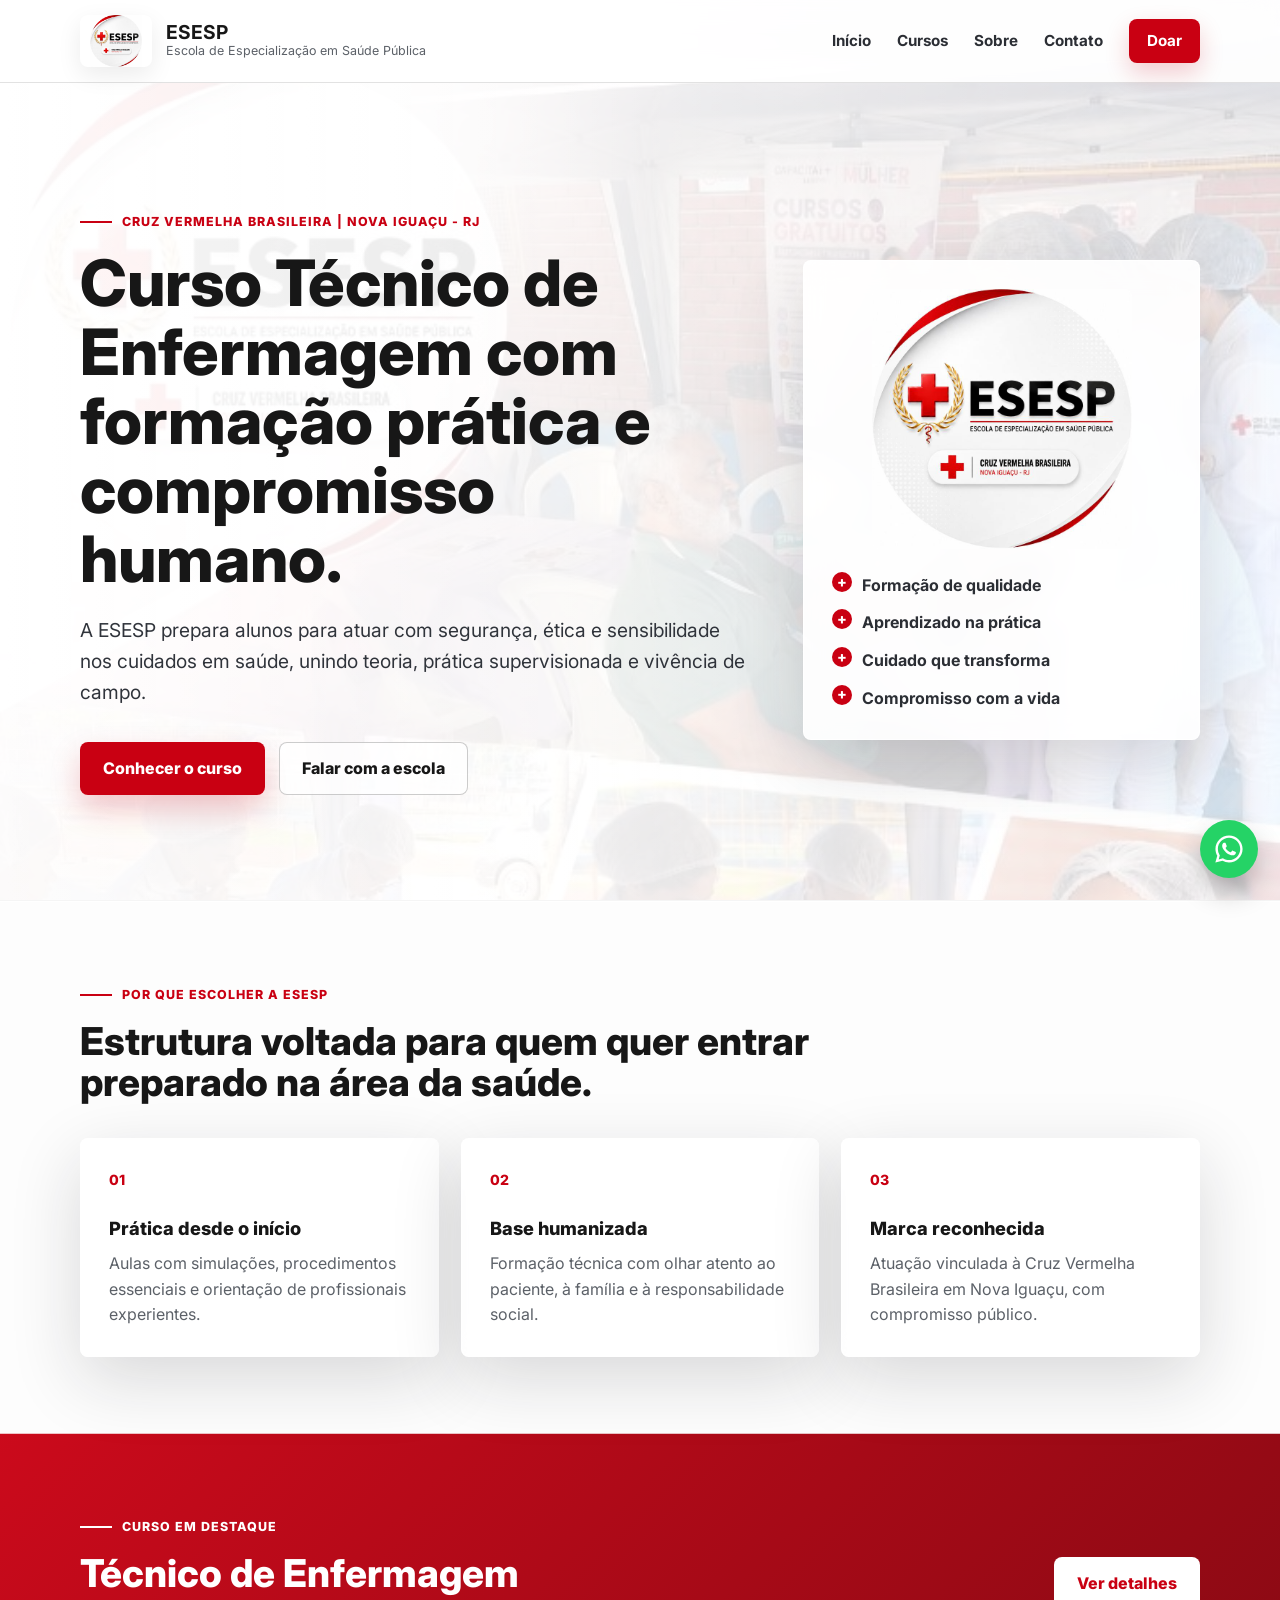
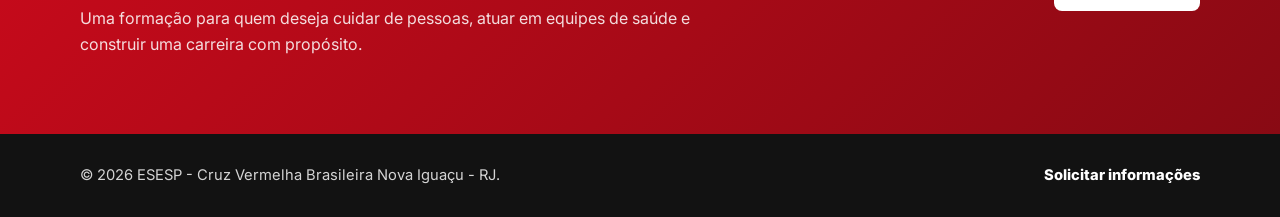
<file: index.html>
<!DOCTYPE html>
<html lang="pt-BR">
<head>
  <meta charset="UTF-8">
  <meta name="viewport" content="width=device-width, initial-scale=1.0">
  <title>ESESP | Curso Técnico de Enfermagem</title>
  <meta name="description" content="ESESP - Escola de Especialização em Saúde Pública da Cruz Vermelha Brasileira em Nova Iguaçu. Formação técnica em enfermagem com prática, acolhimento e compromisso com a vida.">
  <link rel="icon" type="image/jpeg" href="assets/logo-esesp.jpg">
  <link rel="stylesheet" href="Style.css">
</head>
<body>
  <header class="header">
    <div class="container header-inner">
      <a href="index.html" class="brand" aria-label="Página inicial da ESESP">
        <img src="assets/logo-esesp.jpg" alt="Logo ESESP">
        <span>
          <strong>ESESP</strong>
          <small>Escola de Especialização em Saúde Pública</small>
        </span>
      </a>
      <button class="nav-toggle" aria-label="Abrir menu" aria-expanded="false">☰</button>
      <nav class="nav" aria-label="Navegação principal">
        <a href="index.html">Início</a>
        <a href="Cursos.html">Cursos</a>
        <a href="Sobre.html">Sobre</a>
        <a href="Contato.html">Contato</a>
        <a href="Doacao.html" class="nav-cta">Doar</a>
      </nav>
    </div>
  </header>

  <main>
    <section class="hero hero-home">
      <div class="container hero-grid">
        <div class="hero-copy">
          <span class="eyebrow">Cruz Vermelha Brasileira | Nova Iguaçu - RJ</span>
          <h1>Curso Técnico de Enfermagem com formação prática e compromisso humano.</h1>
          <p class="lead">A ESESP prepara alunos para atuar com segurança, ética e sensibilidade nos cuidados em saúde, unindo teoria, prática supervisionada e vivência de campo.</p>
          <div class="actions">
            <a href="Cursos.html" class="btn btn-primary">Conhecer o curso</a>
            <a href="Contato.html" class="btn btn-secondary">Falar com a escola</a>
          </div>
        </div>
        <aside class="highlight-panel" aria-label="Destaques do curso">
          <img src="assets/logo-esesp.jpg" alt="Logo da ESESP" class="panel-logo">
          <ul class="check-list">
            <li>Formação de qualidade</li>
            <li>Aprendizado na prática</li>
            <li>Cuidado que transforma</li>
            <li>Compromisso com a vida</li>
          </ul>
        </aside>
      </div>
    </section>

    <section class="section">
      <div class="container">
        <div class="section-heading">
          <span class="eyebrow">Por que escolher a ESESP</span>
          <h2>Estrutura voltada para quem quer entrar preparado na área da saúde.</h2>
        </div>
        <div class="feature-grid">
          <article class="feature-card">
            <span>01</span>
            <h3>Prática desde o início</h3>
            <p>Aulas com simulações, procedimentos essenciais e orientação de profissionais experientes.</p>
          </article>
          <article class="feature-card">
            <span>02</span>
            <h3>Base humanizada</h3>
            <p>Formação técnica com olhar atento ao paciente, à família e à responsabilidade social.</p>
          </article>
          <article class="feature-card">
            <span>03</span>
            <h3>Marca reconhecida</h3>
            <p>Atuação vinculada à Cruz Vermelha Brasileira em Nova Iguaçu, com compromisso público.</p>
          </article>
        </div>
      </div>
    </section>

    <section class="section section-red">
      <div class="container split">
        <div>
          <span class="eyebrow light">Curso em destaque</span>
          <h2>Técnico de Enfermagem</h2>
          <p>Uma formação para quem deseja cuidar de pessoas, atuar em equipes de saúde e construir uma carreira com propósito.</p>
        </div>
        <a href="Cursos.html" class="btn btn-light">Ver detalhes</a>
      </div>
    </section>
  </main>

  <footer class="footer">
    <div class="container footer-inner">
      <span>© 2026 ESESP - Cruz Vermelha Brasileira Nova Iguaçu - RJ.</span>
      <a href="Contato.html">Solicitar informações</a>
    </div>
  </footer>

  <a class="whatsapp-float" href="https://wa.me/5500000000000?text=Ol%C3%A1!%20Gostaria%20de%20saber%20mais%20sobre%20a%20ESESP." target="_blank" rel="noopener" aria-label="Falar pelo WhatsApp">
    <svg viewBox="0 0 32 32" aria-hidden="true">
      <path d="M16.03 3.2c-7.04 0-12.77 5.7-12.77 12.72 0 2.24.59 4.43 1.72 6.36L3.15 28.8l6.69-1.75a12.78 12.78 0 0 0 6.19 1.58c7.04 0 12.77-5.7 12.77-12.72S23.07 3.2 16.03 3.2Zm0 23.26c-1.9 0-3.75-.51-5.37-1.47l-.38-.23-3.97 1.04 1.06-3.87-.25-.4a10.48 10.48 0 0 1-1.6-5.61c0-5.82 4.72-10.55 10.52-10.55s10.52 4.73 10.52 10.55-4.72 10.54-10.52 10.54Zm5.77-7.89c-.32-.16-1.87-.92-2.16-1.03-.29-.1-.5-.16-.71.16-.21.32-.82 1.03-1 1.24-.18.21-.37.24-.69.08-.32-.16-1.34-.49-2.55-1.57-.94-.84-1.58-1.88-1.76-2.2-.18-.32-.02-.49.14-.65.14-.14.32-.37.48-.56.16-.18.21-.32.32-.53.1-.21.05-.4-.03-.56-.08-.16-.71-1.72-.98-2.36-.26-.62-.52-.53-.71-.54h-.61c-.21 0-.56.08-.85.4-.29.32-1.11 1.08-1.11 2.64 0 1.56 1.14 3.06 1.3 3.27.16.21 2.24 3.41 5.42 4.78.76.33 1.35.52 1.81.66.76.24 1.45.2 2 .12.61-.09 1.87-.76 2.14-1.5.26-.74.26-1.37.18-1.5-.08-.13-.29-.21-.61-.37Z"/>
    </svg>
  </a>
  <script src="Main.js"></script>
</body>
</html>
</file>
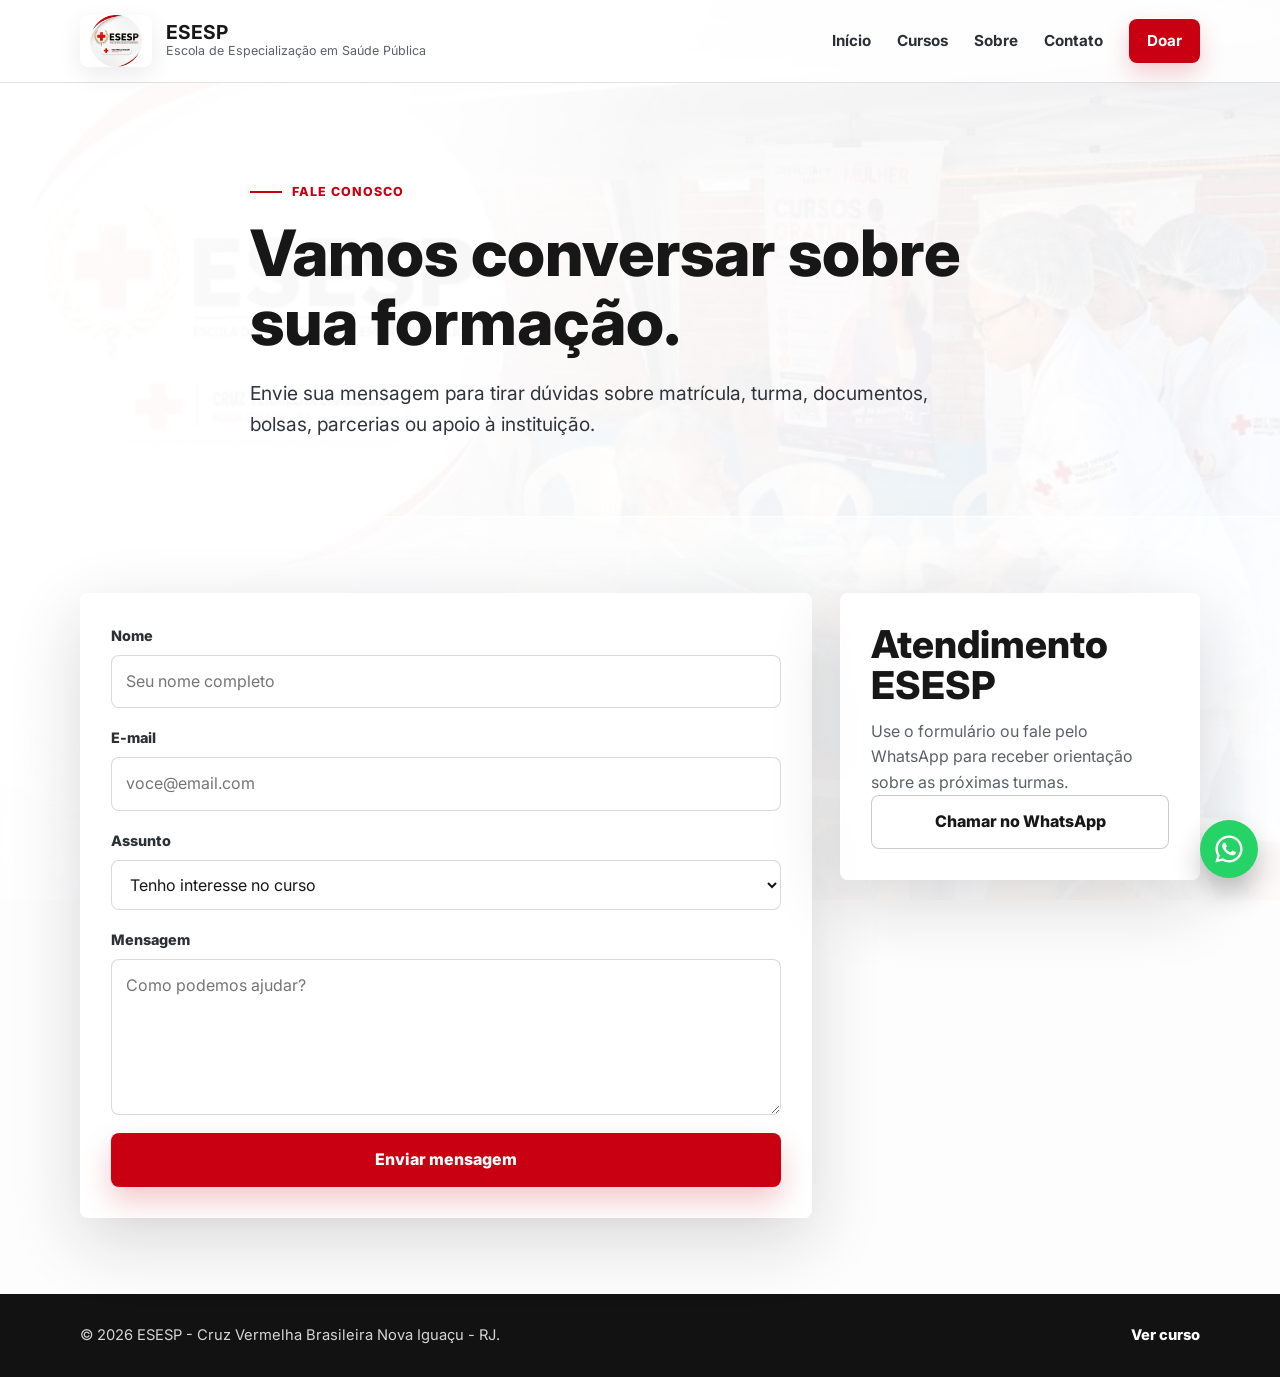
<file: Contato.html>
<!DOCTYPE html>
<html lang="pt-BR">
<head>
  <meta charset="UTF-8">
  <meta name="viewport" content="width=device-width, initial-scale=1.0">
  <title>Contato | ESESP</title>
  <meta name="description" content="Entre em contato com a ESESP para informações sobre matrícula, curso técnico de enfermagem, parcerias e doações.">
  <link rel="icon" type="image/jpeg" href="assets/logo-esesp.jpg">
  <link rel="stylesheet" href="Style.css">
</head>
<body>
  <header class="header">
    <div class="container header-inner">
      <a href="index.html" class="brand" aria-label="Página inicial da ESESP">
        <img src="assets/logo-esesp.jpg" alt="Logo ESESP">
        <span><strong>ESESP</strong><small>Escola de Especialização em Saúde Pública</small></span>
      </a>
      <button class="nav-toggle" aria-label="Abrir menu" aria-expanded="false">☰</button>
      <nav class="nav" aria-label="Navegação principal">
        <a href="index.html">Início</a>
        <a href="Cursos.html">Cursos</a>
        <a href="Sobre.html">Sobre</a>
        <a href="Contato.html">Contato</a>
        <a href="Doacao.html" class="nav-cta">Doar</a>
      </nav>
    </div>
  </header>

  <main>
    <section class="page-hero">
      <div class="container narrow">
        <span class="eyebrow">Fale conosco</span>
        <h1>Vamos conversar sobre sua formação.</h1>
        <p class="lead">Envie sua mensagem para tirar dúvidas sobre matrícula, turma, documentos, bolsas, parcerias ou apoio à instituição.</p>
      </div>
    </section>

    <section class="section">
      <div class="container contact-layout">
        <form class="form-panel" id="contact-form">
          <div class="field">
            <label for="nome">Nome</label>
            <input id="nome" name="nome" type="text" placeholder="Seu nome completo" required>
          </div>
          <div class="field">
            <label for="email">E-mail</label>
            <input id="email" name="email" type="email" placeholder="voce@email.com" required>
          </div>
          <div class="field">
            <label for="assunto">Assunto</label>
            <select id="assunto" name="assunto">
              <option>Tenho interesse no curso</option>
              <option>Informações sobre matrícula</option>
              <option>Parcerias</option>
              <option>Doações</option>
            </select>
          </div>
          <div class="field">
            <label for="mensagem">Mensagem</label>
            <textarea id="mensagem" name="mensagem" rows="5" placeholder="Como podemos ajudar?"></textarea>
          </div>
          <button class="btn btn-primary full" type="submit">Enviar mensagem</button>
        </form>
        <aside class="contact-info">
          <h2>Atendimento ESESP</h2>
          <p>Use o formulário ou fale pelo WhatsApp para receber orientação sobre as próximas turmas.</p>
          <a href="https://wa.me/5500000000000?text=Ol%C3%A1!%20Gostaria%20de%20falar%20com%20a%20ESESP." class="btn btn-secondary full" target="_blank" rel="noopener">Chamar no WhatsApp</a>
        </aside>
      </div>
    </section>
  </main>

  <footer class="footer">
    <div class="container footer-inner">
      <span>© 2026 ESESP - Cruz Vermelha Brasileira Nova Iguaçu - RJ.</span>
      <a href="Cursos.html">Ver curso</a>
    </div>
  </footer>

  <a class="whatsapp-float" href="https://wa.me/5500000000000?text=Ol%C3%A1!%20Gostaria%20de%20falar%20com%20a%20ESESP." target="_blank" rel="noopener" aria-label="Falar pelo WhatsApp">
    <svg viewBox="0 0 32 32" aria-hidden="true">
      <path d="M16.03 3.2c-7.04 0-12.77 5.7-12.77 12.72 0 2.24.59 4.43 1.72 6.36L3.15 28.8l6.69-1.75a12.78 12.78 0 0 0 6.19 1.58c7.04 0 12.77-5.7 12.77-12.72S23.07 3.2 16.03 3.2Zm0 23.26c-1.9 0-3.75-.51-5.37-1.47l-.38-.23-3.97 1.04 1.06-3.87-.25-.4a10.48 10.48 0 0 1-1.6-5.61c0-5.82 4.72-10.55 10.52-10.55s10.52 4.73 10.52 10.55-4.72 10.54-10.52 10.54Zm5.77-7.89c-.32-.16-1.87-.92-2.16-1.03-.29-.1-.5-.16-.71.16-.21.32-.82 1.03-1 1.24-.18.21-.37.24-.69.08-.32-.16-1.34-.49-2.55-1.57-.94-.84-1.58-1.88-1.76-2.2-.18-.32-.02-.49.14-.65.14-.14.32-.37.48-.56.16-.18.21-.32.32-.53.1-.21.05-.4-.03-.56-.08-.16-.71-1.72-.98-2.36-.26-.62-.52-.53-.71-.54h-.61c-.21 0-.56.08-.85.4-.29.32-1.11 1.08-1.11 2.64 0 1.56 1.14 3.06 1.3 3.27.16.21 2.24 3.41 5.42 4.78.76.33 1.35.52 1.81.66.76.24 1.45.2 2 .12.61-.09 1.87-.76 2.14-1.5.26-.74.26-1.37.18-1.5-.08-.13-.29-.21-.61-.37Z"/>
    </svg>
  </a>
  <script src="Main.js"></script>
</body>
</html>
</file>
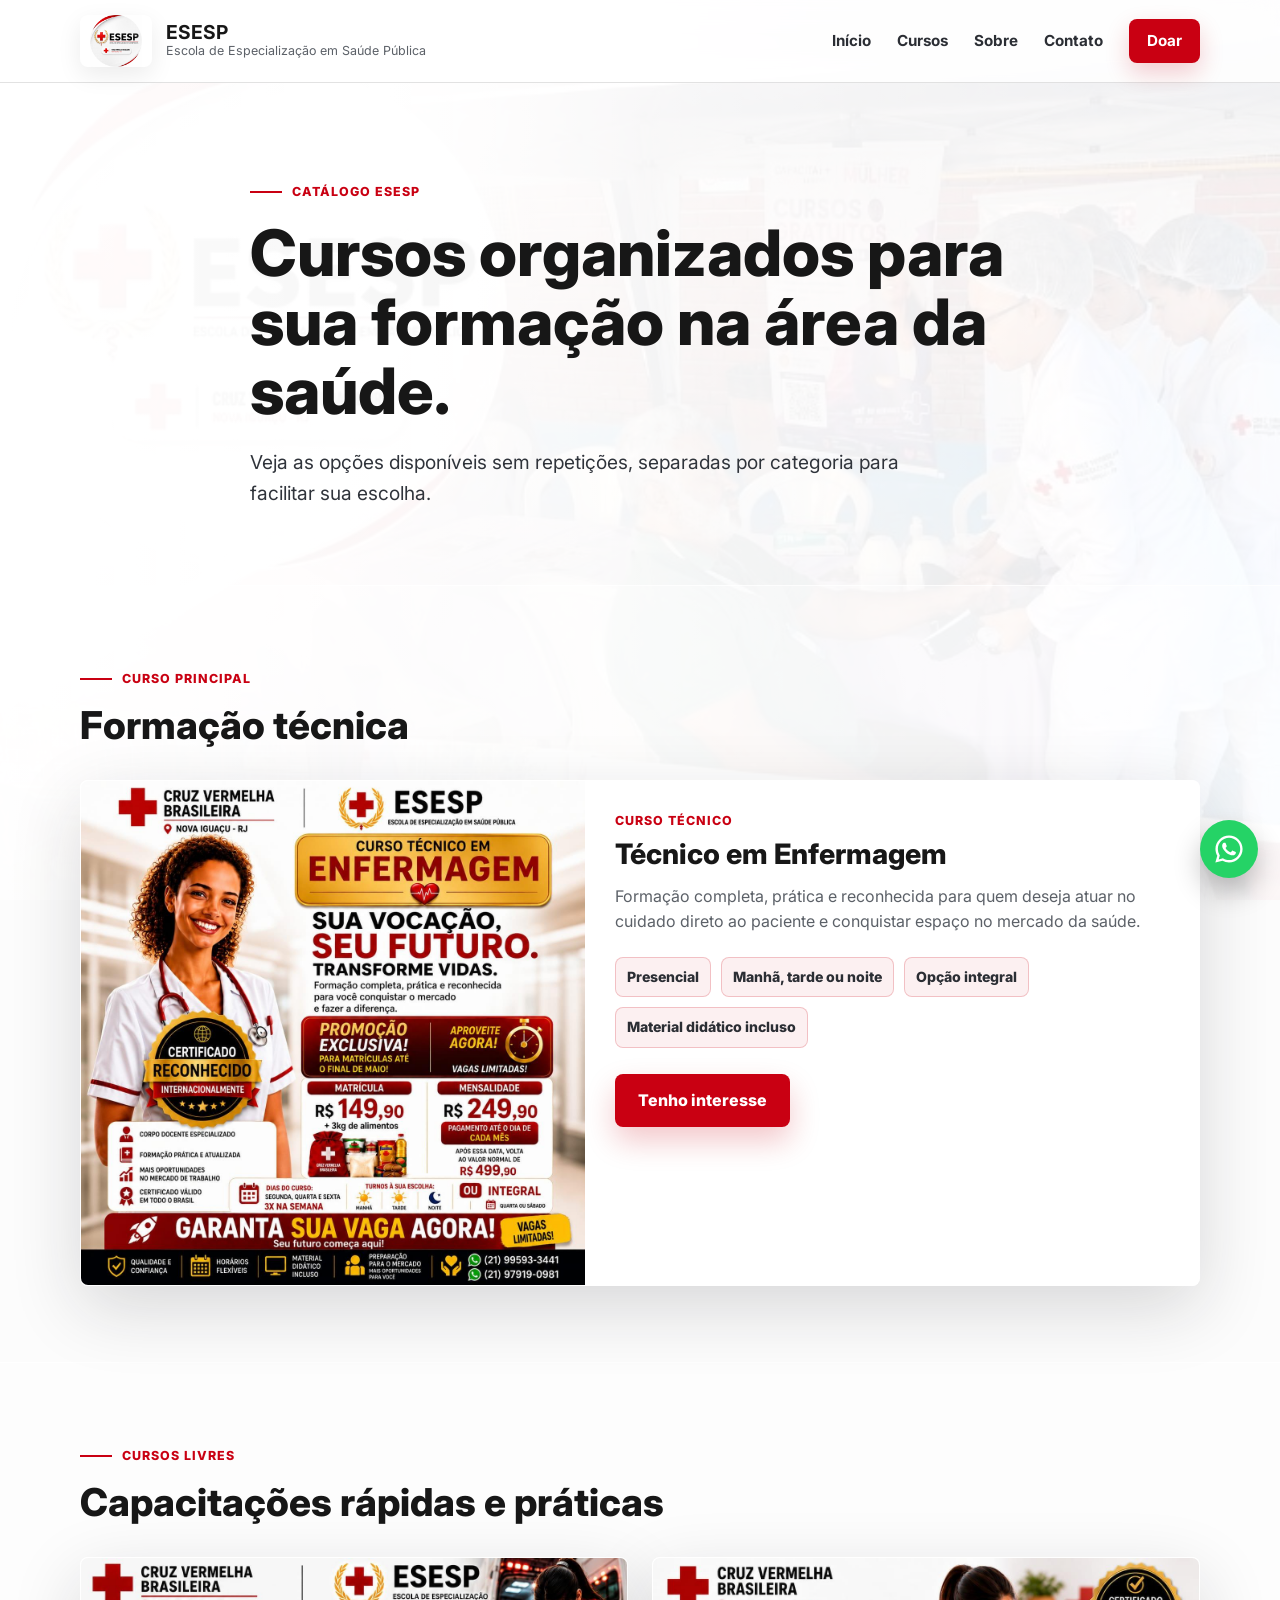
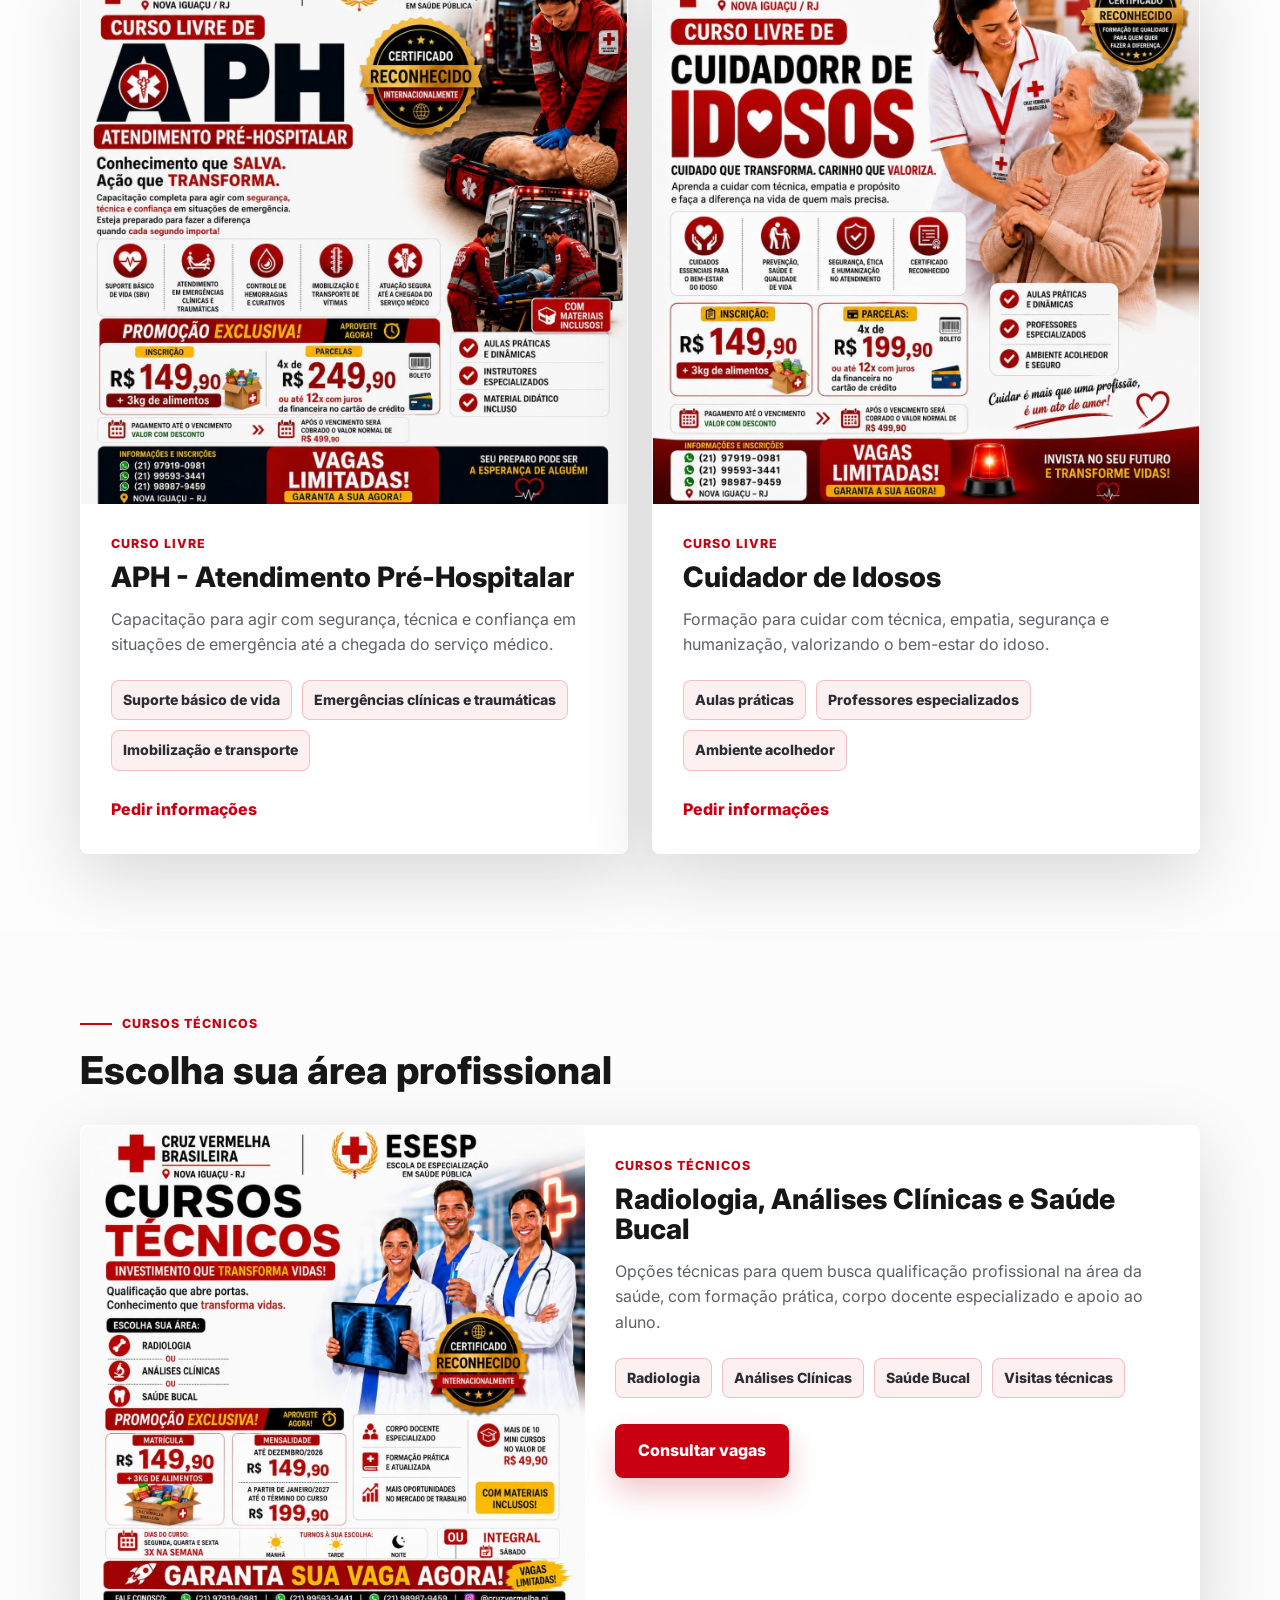
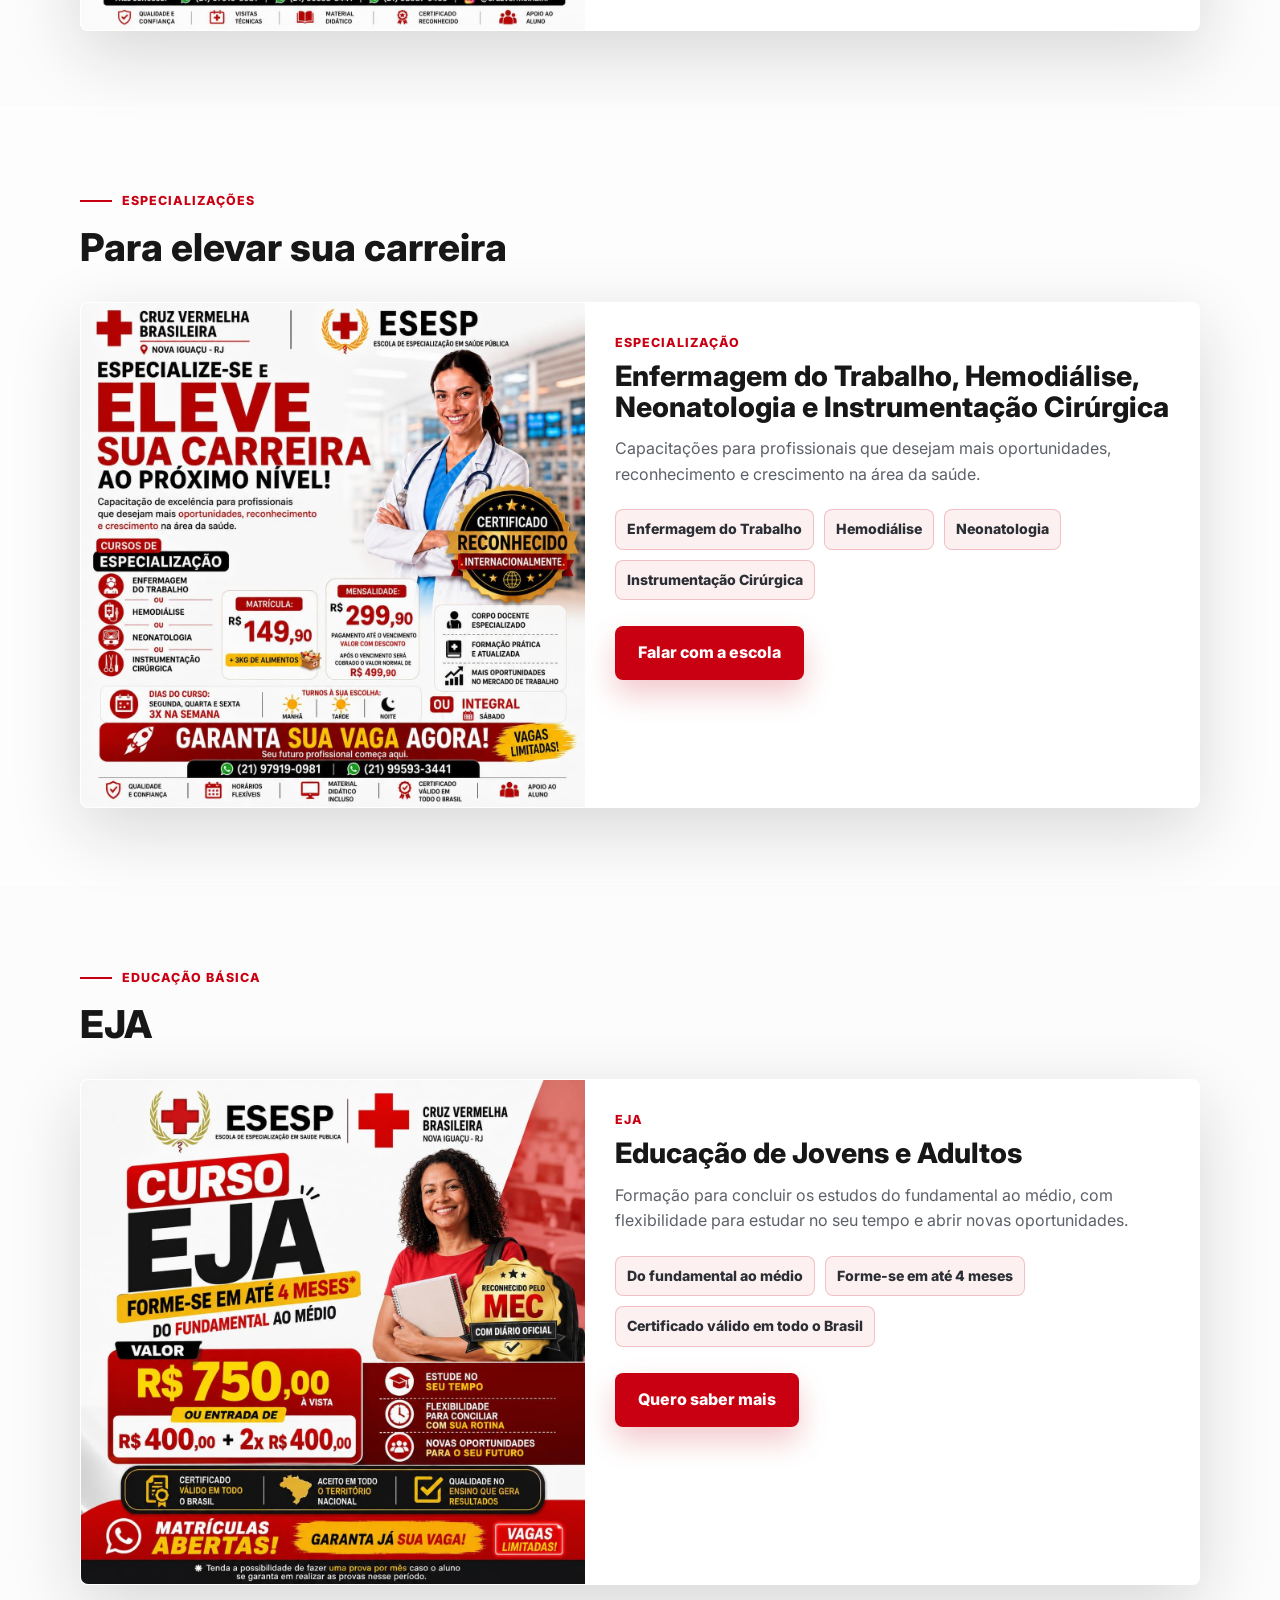
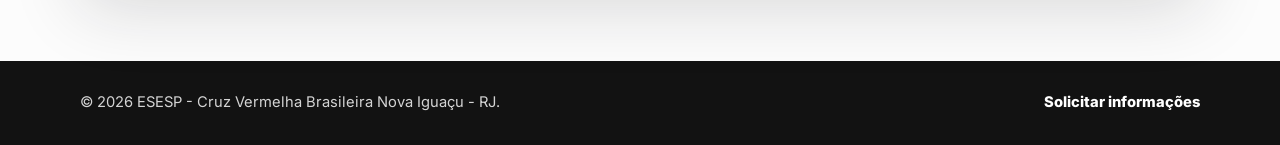
<file: Cursos.html>
<!DOCTYPE html>
<html lang="pt-BR">
<head>
  <meta charset="UTF-8">
  <meta name="viewport" content="width=device-width, initial-scale=1.0">
  <title>Cursos | ESESP</title>
  <meta name="description" content="Cursos da ESESP: Técnico em Enfermagem, APH, Cuidador de Idosos, EJA, cursos técnicos e especializações na área da saúde.">
  <link rel="icon" type="image/jpeg" href="assets/logo-esesp.jpg">
  <link rel="stylesheet" href="Style.css">
</head>
<body>
  <header class="header">
    <div class="container header-inner">
      <a href="index.html" class="brand" aria-label="Página inicial da ESESP">
        <img src="assets/logo-esesp.jpg" alt="Logo ESESP">
        <span><strong>ESESP</strong><small>Escola de Especialização em Saúde Pública</small></span>
      </a>
      <button class="nav-toggle" aria-label="Abrir menu" aria-expanded="false">☰</button>
      <nav class="nav" aria-label="Navegação principal">
        <a href="index.html">Início</a>
        <a href="Cursos.html">Cursos</a>
        <a href="Sobre.html">Sobre</a>
        <a href="Contato.html">Contato</a>
        <a href="Doacao.html" class="nav-cta">Doar</a>
      </nav>
    </div>
  </header>

  <main>
    <section class="page-hero">
      <div class="container narrow">
        <span class="eyebrow">Catálogo ESESP</span>
        <h1>Cursos organizados para sua formação na área da saúde.</h1>
        <p class="lead">Veja as opções disponíveis sem repetições, separadas por categoria para facilitar sua escolha.</p>
      </div>
    </section>

    <section class="section catalog-section">
      <div class="container">
        <div class="section-heading">
          <span class="eyebrow">Curso principal</span>
          <h2>Formação técnica</h2>
        </div>

        <div class="course-showcase">
          <article class="catalog-card featured-course">
            <img src="assets/curso-tecnico-enfermagem.jpg" alt="Arte do curso técnico em enfermagem">
            <div class="catalog-content">
              <span class="course-type">Curso técnico</span>
              <h3>Técnico em Enfermagem</h3>
              <p>Formação completa, prática e reconhecida para quem deseja atuar no cuidado direto ao paciente e conquistar espaço no mercado da saúde.</p>
              <ul class="course-tags">
                <li>Presencial</li>
                <li>Manhã, tarde ou noite</li>
                <li>Opção integral</li>
                <li>Material didático incluso</li>
              </ul>
              <a href="Contato.html" class="btn btn-primary">Tenho interesse</a>
            </div>
          </article>
        </div>
      </div>
    </section>

    <section class="section">
      <div class="container">
        <div class="section-heading">
          <span class="eyebrow">Cursos livres</span>
          <h2>Capacitações rápidas e práticas</h2>
        </div>

        <div class="catalog-grid">
          <article class="catalog-card">
            <img src="assets/curso-aph.jpg" alt="Arte do curso livre de APH">
            <div class="catalog-content">
              <span class="course-type">Curso livre</span>
              <h3>APH - Atendimento Pré-Hospitalar</h3>
              <p>Capacitação para agir com segurança, técnica e confiança em situações de emergência até a chegada do serviço médico.</p>
              <ul class="course-tags">
                <li>Suporte básico de vida</li>
                <li>Emergências clínicas e traumáticas</li>
                <li>Imobilização e transporte</li>
              </ul>
              <a href="Contato.html" class="text-link">Pedir informações</a>
            </div>
          </article>

          <article class="catalog-card">
            <img src="assets/curso-cuidador-idosos.jpg" alt="Arte do curso livre de cuidador de idosos">
            <div class="catalog-content">
              <span class="course-type">Curso livre</span>
              <h3>Cuidador de Idosos</h3>
              <p>Formação para cuidar com técnica, empatia, segurança e humanização, valorizando o bem-estar do idoso.</p>
              <ul class="course-tags">
                <li>Aulas práticas</li>
                <li>Professores especializados</li>
                <li>Ambiente acolhedor</li>
              </ul>
              <a href="Contato.html" class="text-link">Pedir informações</a>
            </div>
          </article>
        </div>
      </div>
    </section>

    <section class="section catalog-section">
      <div class="container">
        <div class="section-heading">
          <span class="eyebrow">Cursos técnicos</span>
          <h2>Escolha sua área profissional</h2>
        </div>

        <article class="catalog-card wide-card">
          <img src="assets/cursos-tecnicos.jpg" alt="Arte dos cursos técnicos em radiologia, análises clínicas e saúde bucal">
          <div class="catalog-content">
            <span class="course-type">Cursos técnicos</span>
            <h3>Radiologia, Análises Clínicas e Saúde Bucal</h3>
            <p>Opções técnicas para quem busca qualificação profissional na área da saúde, com formação prática, corpo docente especializado e apoio ao aluno.</p>
            <ul class="course-tags">
              <li>Radiologia</li>
              <li>Análises Clínicas</li>
              <li>Saúde Bucal</li>
              <li>Visitas técnicas</li>
            </ul>
            <a href="Contato.html" class="btn btn-primary">Consultar vagas</a>
          </div>
        </article>
      </div>
    </section>

    <section class="section">
      <div class="container">
        <div class="section-heading">
          <span class="eyebrow">Especializações</span>
          <h2>Para elevar sua carreira</h2>
        </div>

        <article class="catalog-card wide-card">
          <img src="assets/cursos-especializacao.jpg" alt="Arte dos cursos de especialização">
          <div class="catalog-content">
            <span class="course-type">Especialização</span>
            <h3>Enfermagem do Trabalho, Hemodiálise, Neonatologia e Instrumentação Cirúrgica</h3>
            <p>Capacitações para profissionais que desejam mais oportunidades, reconhecimento e crescimento na área da saúde.</p>
            <ul class="course-tags">
              <li>Enfermagem do Trabalho</li>
              <li>Hemodiálise</li>
              <li>Neonatologia</li>
              <li>Instrumentação Cirúrgica</li>
            </ul>
            <a href="Contato.html" class="btn btn-primary">Falar com a escola</a>
          </div>
        </article>
      </div>
    </section>

    <section class="section catalog-section">
      <div class="container">
        <div class="section-heading">
          <span class="eyebrow">Educação básica</span>
          <h2>EJA</h2>
        </div>

        <article class="catalog-card wide-card">
          <img src="assets/curso-eja.jpg" alt="Arte do curso EJA">
          <div class="catalog-content">
            <span class="course-type">EJA</span>
            <h3>Educação de Jovens e Adultos</h3>
            <p>Formação para concluir os estudos do fundamental ao médio, com flexibilidade para estudar no seu tempo e abrir novas oportunidades.</p>
            <ul class="course-tags">
              <li>Do fundamental ao médio</li>
              <li>Forme-se em até 4 meses</li>
              <li>Certificado válido em todo o Brasil</li>
            </ul>
            <a href="Contato.html" class="btn btn-primary">Quero saber mais</a>
          </div>
        </article>
      </div>
    </section>
  </main>

  <footer class="footer">
    <div class="container footer-inner">
      <span>© 2026 ESESP - Cruz Vermelha Brasileira Nova Iguaçu - RJ.</span>
      <a href="Contato.html">Solicitar informações</a>
    </div>
  </footer>

  <a class="whatsapp-float" href="https://wa.me/5500000000000?text=Ol%C3%A1!%20Tenho%20interesse%20nos%20cursos%20da%20ESESP." target="_blank" rel="noopener" aria-label="Falar pelo WhatsApp">
    <svg viewBox="0 0 32 32" aria-hidden="true">
      <path d="M16.03 3.2c-7.04 0-12.77 5.7-12.77 12.72 0 2.24.59 4.43 1.72 6.36L3.15 28.8l6.69-1.75a12.78 12.78 0 0 0 6.19 1.58c7.04 0 12.77-5.7 12.77-12.72S23.07 3.2 16.03 3.2Zm0 23.26c-1.9 0-3.75-.51-5.37-1.47l-.38-.23-3.97 1.04 1.06-3.87-.25-.4a10.48 10.48 0 0 1-1.6-5.61c0-5.82 4.72-10.55 10.52-10.55s10.52 4.73 10.52 10.55-4.72 10.54-10.52 10.54Zm5.77-7.89c-.32-.16-1.87-.92-2.16-1.03-.29-.1-.5-.16-.71.16-.21.32-.82 1.03-1 1.24-.18.21-.37.24-.69.08-.32-.16-1.34-.49-2.55-1.57-.94-.84-1.58-1.88-1.76-2.2-.18-.32-.02-.49.14-.65.14-.14.32-.37.48-.56.16-.18.21-.32.32-.53.1-.21.05-.4-.03-.56-.08-.16-.71-1.72-.98-2.36-.26-.62-.52-.53-.71-.54h-.61c-.21 0-.56.08-.85.4-.29.32-1.11 1.08-1.11 2.64 0 1.56 1.14 3.06 1.3 3.27.16.21 2.24 3.41 5.42 4.78.76.33 1.35.52 1.81.66.76.24 1.45.2 2 .12.61-.09 1.87-.76 2.14-1.5.26-.74.26-1.37.18-1.5-.08-.13-.29-.21-.61-.37Z"/>
    </svg>
  </a>
  <script src="Main.js"></script>
</body>
</html>
</file>
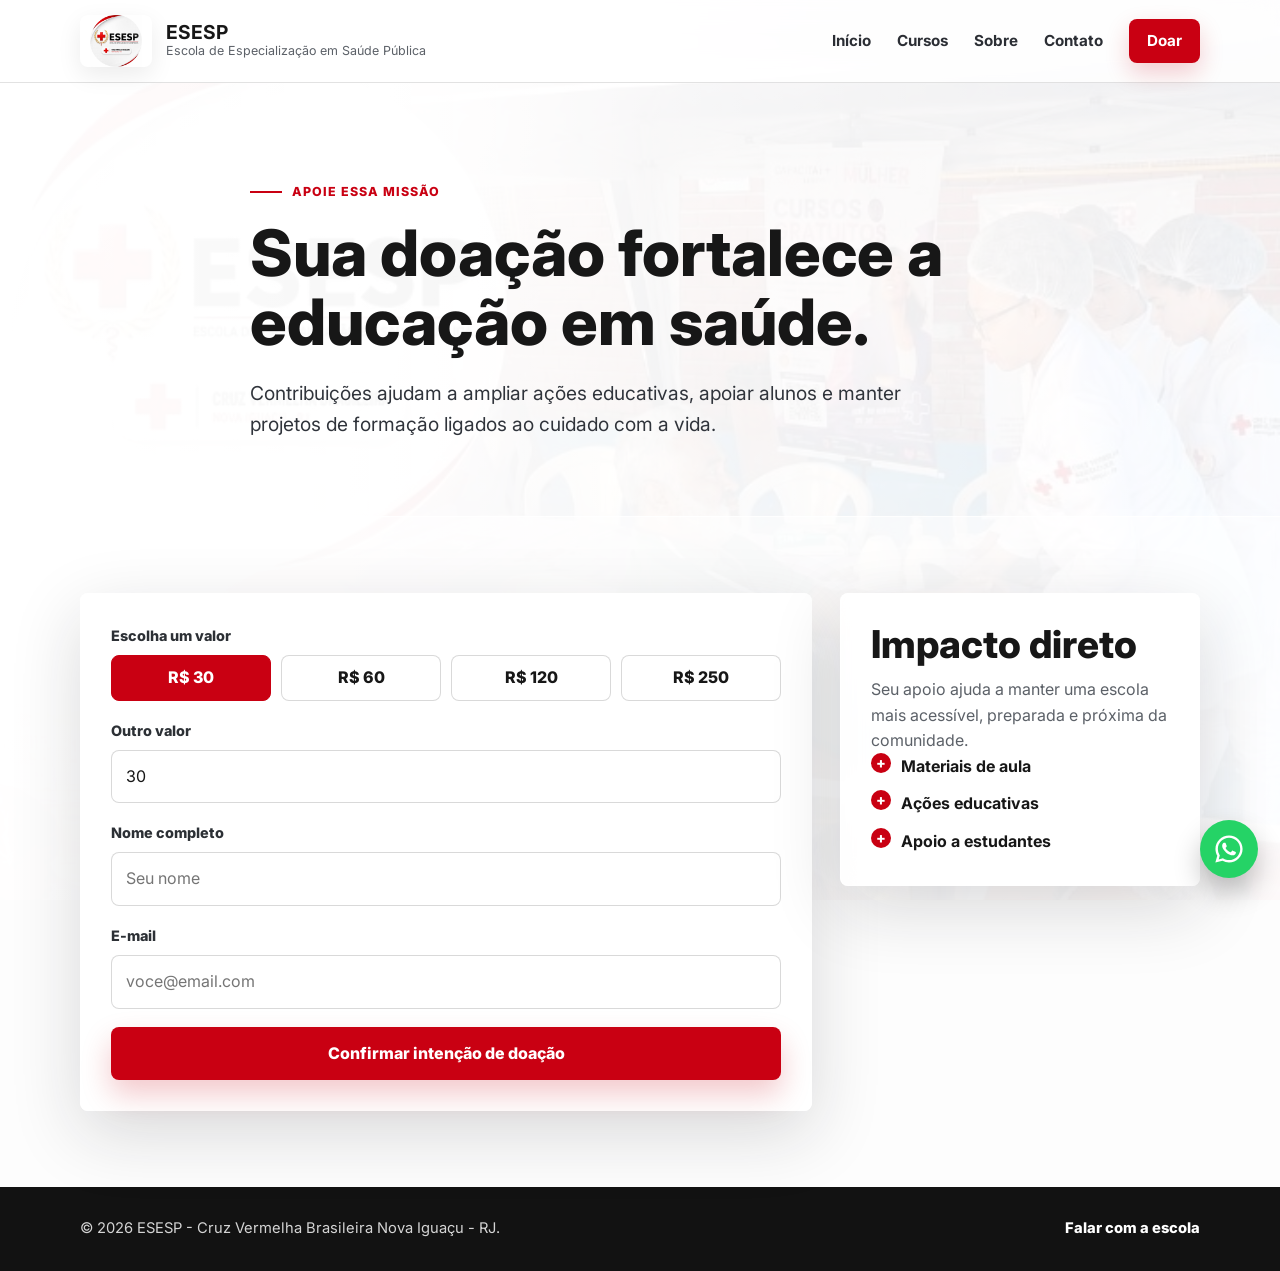
<file: Doacao.html>
<!DOCTYPE html>
<html lang="pt-BR">
<head>
  <meta charset="UTF-8">
  <meta name="viewport" content="width=device-width, initial-scale=1.0">
  <title>Doação | ESESP</title>
  <meta name="description" content="Apoie a ESESP e ajude a fortalecer a formação em saúde pública.">
  <link rel="icon" type="image/jpeg" href="assets/logo-esesp.jpg">
  <link rel="stylesheet" href="Style.css">
</head>
<body>
  <header class="header">
    <div class="container header-inner">
      <a href="index.html" class="brand" aria-label="Página inicial da ESESP">
        <img src="assets/logo-esesp.jpg" alt="Logo ESESP">
        <span><strong>ESESP</strong><small>Escola de Especialização em Saúde Pública</small></span>
      </a>
      <button class="nav-toggle" aria-label="Abrir menu" aria-expanded="false">☰</button>
      <nav class="nav" aria-label="Navegação principal">
        <a href="index.html">Início</a>
        <a href="Cursos.html">Cursos</a>
        <a href="Sobre.html">Sobre</a>
        <a href="Contato.html">Contato</a>
        <a href="Doacao.html" class="nav-cta">Doar</a>
      </nav>
    </div>
  </header>

  <main>
    <section class="page-hero">
      <div class="container narrow">
        <span class="eyebrow">Apoie essa missão</span>
        <h1>Sua doação fortalece a educação em saúde.</h1>
        <p class="lead">Contribuições ajudam a ampliar ações educativas, apoiar alunos e manter projetos de formação ligados ao cuidado com a vida.</p>
      </div>
    </section>

    <section class="section">
      <div class="container donate-layout">
        <form id="form-doacao" class="form-panel">
          <div class="field">
            <label>Escolha um valor</label>
            <div class="amounts">
              <button type="button" class="amount selected" data-valor="30">R$ 30</button>
              <button type="button" class="amount" data-valor="60">R$ 60</button>
              <button type="button" class="amount" data-valor="120">R$ 120</button>
              <button type="button" class="amount" data-valor="250">R$ 250</button>
            </div>
          </div>
          <div class="field">
            <label for="valor-personalizado">Outro valor</label>
            <input id="valor-personalizado" name="valor" type="number" min="10" value="30">
          </div>
          <div class="field">
            <label for="doador">Nome completo</label>
            <input id="doador" name="doador" type="text" placeholder="Seu nome" required>
          </div>
          <div class="field">
            <label for="email">E-mail</label>
            <input id="email" name="email" type="email" placeholder="voce@email.com" required>
          </div>
          <button class="btn btn-primary full" type="submit">Confirmar intenção de doação</button>
        </form>
        <aside class="info-box">
          <h2>Impacto direto</h2>
          <p>Seu apoio ajuda a manter uma escola mais acessível, preparada e próxima da comunidade.</p>
          <ul class="check-list dark">
            <li>Materiais de aula</li>
            <li>Ações educativas</li>
            <li>Apoio a estudantes</li>
          </ul>
        </aside>
      </div>
    </section>
  </main>

  <footer class="footer">
    <div class="container footer-inner">
      <span>© 2026 ESESP - Cruz Vermelha Brasileira Nova Iguaçu - RJ.</span>
      <a href="Contato.html">Falar com a escola</a>
    </div>
  </footer>

  <a class="whatsapp-float" href="https://wa.me/5500000000000?text=Ol%C3%A1!%20Gostaria%20de%20apoiar%20a%20ESESP." target="_blank" rel="noopener" aria-label="Falar pelo WhatsApp">
    <svg viewBox="0 0 32 32" aria-hidden="true">
      <path d="M16.03 3.2c-7.04 0-12.77 5.7-12.77 12.72 0 2.24.59 4.43 1.72 6.36L3.15 28.8l6.69-1.75a12.78 12.78 0 0 0 6.19 1.58c7.04 0 12.77-5.7 12.77-12.72S23.07 3.2 16.03 3.2Zm0 23.26c-1.9 0-3.75-.51-5.37-1.47l-.38-.23-3.97 1.04 1.06-3.87-.25-.4a10.48 10.48 0 0 1-1.6-5.61c0-5.82 4.72-10.55 10.52-10.55s10.52 4.73 10.52 10.55-4.72 10.54-10.52 10.54Zm5.77-7.89c-.32-.16-1.87-.92-2.16-1.03-.29-.1-.5-.16-.71.16-.21.32-.82 1.03-1 1.24-.18.21-.37.24-.69.08-.32-.16-1.34-.49-2.55-1.57-.94-.84-1.58-1.88-1.76-2.2-.18-.32-.02-.49.14-.65.14-.14.32-.37.48-.56.16-.18.21-.32.32-.53.1-.21.05-.4-.03-.56-.08-.16-.71-1.72-.98-2.36-.26-.62-.52-.53-.71-.54h-.61c-.21 0-.56.08-.85.4-.29.32-1.11 1.08-1.11 2.64 0 1.56 1.14 3.06 1.3 3.27.16.21 2.24 3.41 5.42 4.78.76.33 1.35.52 1.81.66.76.24 1.45.2 2 .12.61-.09 1.87-.76 2.14-1.5.26-.74.26-1.37.18-1.5-.08-.13-.29-.21-.61-.37Z"/>
    </svg>
  </a>
  <script src="Main.js"></script>
</body>
</html>
</file>
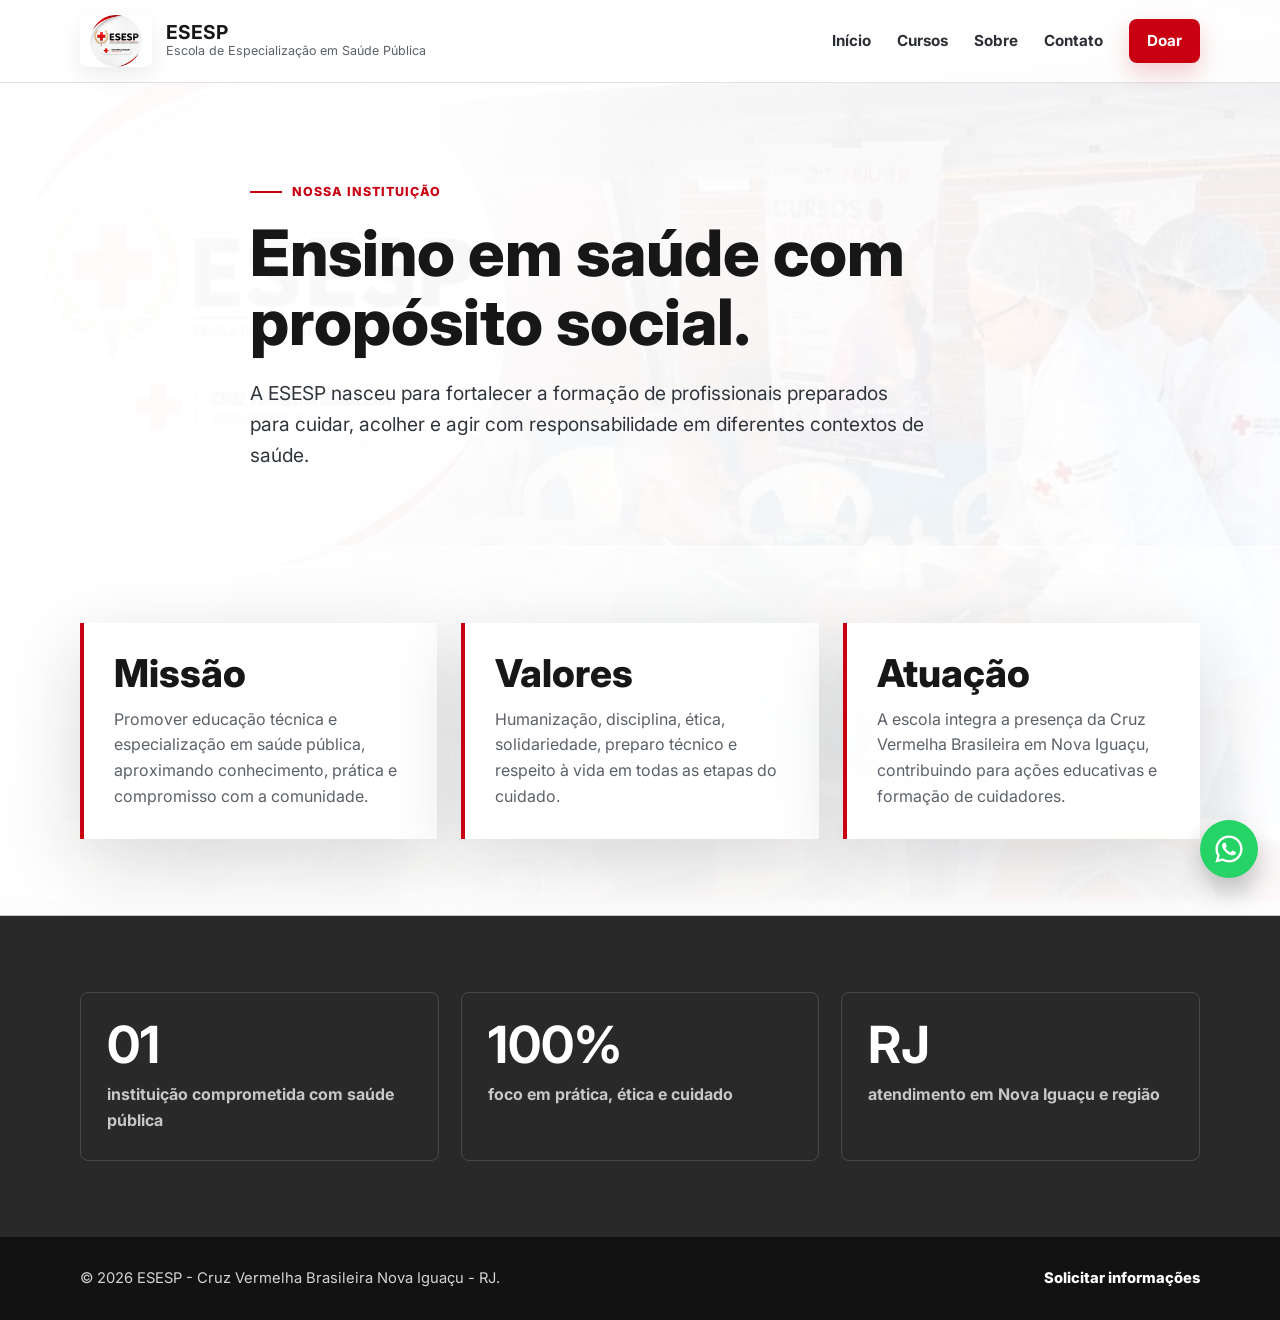
<file: Sobre.html>
<!DOCTYPE html>
<html lang="pt-BR">
<head>
  <meta charset="UTF-8">
  <meta name="viewport" content="width=device-width, initial-scale=1.0">
  <title>Sobre | ESESP</title>
  <meta name="description" content="Saiba mais sobre a ESESP, Escola de Especialização em Saúde Pública da Cruz Vermelha Brasileira em Nova Iguaçu.">
  <link rel="icon" type="image/jpeg" href="assets/logo-esesp.jpg">
  <link rel="stylesheet" href="Style.css">
</head>
<body>
  <header class="header">
    <div class="container header-inner">
      <a href="index.html" class="brand" aria-label="Página inicial da ESESP">
        <img src="assets/logo-esesp.jpg" alt="Logo ESESP">
        <span><strong>ESESP</strong><small>Escola de Especialização em Saúde Pública</small></span>
      </a>
      <button class="nav-toggle" aria-label="Abrir menu" aria-expanded="false">☰</button>
      <nav class="nav" aria-label="Navegação principal">
        <a href="index.html">Início</a>
        <a href="Cursos.html">Cursos</a>
        <a href="Sobre.html">Sobre</a>
        <a href="Contato.html">Contato</a>
        <a href="Doacao.html" class="nav-cta">Doar</a>
      </nav>
    </div>
  </header>

  <main>
    <section class="page-hero">
      <div class="container narrow">
        <span class="eyebrow">Nossa instituição</span>
        <h1>Ensino em saúde com propósito social.</h1>
        <p class="lead">A ESESP nasceu para fortalecer a formação de profissionais preparados para cuidar, acolher e agir com responsabilidade em diferentes contextos de saúde.</p>
      </div>
    </section>

    <section class="section">
      <div class="container story">
        <div>
          <h2>Missão</h2>
          <p>Promover educação técnica e especialização em saúde pública, aproximando conhecimento, prática e compromisso com a comunidade.</p>
        </div>
        <div>
          <h2>Valores</h2>
          <p>Humanização, disciplina, ética, solidariedade, preparo técnico e respeito à vida em todas as etapas do cuidado.</p>
        </div>
        <div>
          <h2>Atuação</h2>
          <p>A escola integra a presença da Cruz Vermelha Brasileira em Nova Iguaçu, contribuindo para ações educativas e formação de cuidadores.</p>
        </div>
      </div>
    </section>

    <section class="section stats-section">
      <div class="container stats-grid">
        <div><strong>01</strong><span>instituição comprometida com saúde pública</span></div>
        <div><strong>100%</strong><span>foco em prática, ética e cuidado</span></div>
        <div><strong>RJ</strong><span>atendimento em Nova Iguaçu e região</span></div>
      </div>
    </section>
  </main>

  <footer class="footer">
    <div class="container footer-inner">
      <span>© 2026 ESESP - Cruz Vermelha Brasileira Nova Iguaçu - RJ.</span>
      <a href="Contato.html">Solicitar informações</a>
    </div>
  </footer>

  <a class="whatsapp-float" href="https://wa.me/5500000000000?text=Ol%C3%A1!%20Gostaria%20de%20conhecer%20melhor%20a%20ESESP." target="_blank" rel="noopener" aria-label="Falar pelo WhatsApp">
    <svg viewBox="0 0 32 32" aria-hidden="true">
      <path d="M16.03 3.2c-7.04 0-12.77 5.7-12.77 12.72 0 2.24.59 4.43 1.72 6.36L3.15 28.8l6.69-1.75a12.78 12.78 0 0 0 6.19 1.58c7.04 0 12.77-5.7 12.77-12.72S23.07 3.2 16.03 3.2Zm0 23.26c-1.9 0-3.75-.51-5.37-1.47l-.38-.23-3.97 1.04 1.06-3.87-.25-.4a10.48 10.48 0 0 1-1.6-5.61c0-5.82 4.72-10.55 10.52-10.55s10.52 4.73 10.52 10.55-4.72 10.54-10.52 10.54Zm5.77-7.89c-.32-.16-1.87-.92-2.16-1.03-.29-.1-.5-.16-.71.16-.21.32-.82 1.03-1 1.24-.18.21-.37.24-.69.08-.32-.16-1.34-.49-2.55-1.57-.94-.84-1.58-1.88-1.76-2.2-.18-.32-.02-.49.14-.65.14-.14.32-.37.48-.56.16-.18.21-.32.32-.53.1-.21.05-.4-.03-.56-.08-.16-.71-1.72-.98-2.36-.26-.62-.52-.53-.71-.54h-.61c-.21 0-.56.08-.85.4-.29.32-1.11 1.08-1.11 2.64 0 1.56 1.14 3.06 1.3 3.27.16.21 2.24 3.41 5.42 4.78.76.33 1.35.52 1.81.66.76.24 1.45.2 2 .12.61-.09 1.87-.76 2.14-1.5.26-.74.26-1.37.18-1.5-.08-.13-.29-.21-.61-.37Z"/>
    </svg>
  </a>
  <script src="Main.js"></script>
</body>
</html>
</file>
<file: Style.css>
@import url('https://fonts.googleapis.com/css2?family=Inter:wght@400;500;600;700;800&display=swap');

:root {
  --red: #c90012;
  --red-dark: #97000d;
  --ink: #171717;
  --muted: #5c6168;
  --line: rgba(23, 23, 23, 0.12);
  --white: #ffffff;
  --soft: rgba(255, 255, 255, 0.9);
  --container: 1120px;
  --radius: 8px;
  --shadow: 0 22px 70px rgba(22, 24, 29, 0.16);
}

* {
  box-sizing: border-box;
  margin: 0;
  padding: 0;
}

html {
  scroll-behavior: smooth;
}

body {
  min-height: 100vh;
  font-family: "Inter", Arial, sans-serif;
  color: var(--ink);
  line-height: 1.6;
  background: #f5f5f5;
  -webkit-font-smoothing: antialiased;
}

body::before {
  content: "";
  position: fixed;
  inset: 0;
  z-index: -2;
  background: url("assets/curso-enfermagem.jpg") center top / cover no-repeat;
}

body::after {
  content: "";
  position: fixed;
  inset: 0;
  z-index: -1;
  background:
    linear-gradient(90deg, rgba(255, 255, 255, 0.94) 0%, rgba(255, 255, 255, 0.84) 45%, rgba(255, 255, 255, 0.58) 100%),
    rgba(255, 255, 255, 0.48);
}

img {
  display: block;
  max-width: 100%;
}

a {
  color: inherit;
  text-decoration: none;
}

button,
input,
select,
textarea {
  font: inherit;
}

button {
  cursor: pointer;
}

.container {
  width: min(100% - 40px, var(--container));
  margin: 0 auto;
}

.narrow {
  max-width: 780px;
}

:focus-visible {
  outline: 3px solid rgba(201, 0, 18, 0.35);
  outline-offset: 3px;
}

.header {
  position: sticky;
  top: 0;
  z-index: 20;
  background: rgba(255, 255, 255, 0.92);
  border-bottom: 1px solid var(--line);
  backdrop-filter: blur(14px);
}

.header-inner {
  min-height: 82px;
  display: flex;
  align-items: center;
  justify-content: space-between;
  gap: 24px;
}

.brand {
  display: flex;
  align-items: center;
  gap: 14px;
  min-width: 0;
}

.brand img {
  width: 72px;
  height: 52px;
  object-fit: contain;
  border-radius: var(--radius);
  background: var(--white);
  box-shadow: 0 8px 24px rgba(0, 0, 0, 0.08);
}

.brand span {
  display: grid;
  gap: 1px;
}

.brand strong {
  font-size: 1.2rem;
  line-height: 1;
  letter-spacing: 0;
}

.brand small {
  max-width: 260px;
  color: var(--muted);
  font-size: 0.78rem;
  line-height: 1.2;
}

.nav {
  display: flex;
  align-items: center;
  gap: 26px;
}

.nav a {
  color: #2b2e34;
  font-size: 0.95rem;
  font-weight: 700;
}

.nav a:hover {
  color: var(--red);
}

.nav-cta {
  padding: 10px 18px;
  color: var(--white) !important;
  background: var(--red);
  border-radius: var(--radius);
  box-shadow: 0 10px 24px rgba(201, 0, 18, 0.2);
}

.nav-cta:hover {
  background: var(--red-dark);
}

.nav-toggle {
  display: none;
  width: 44px;
  height: 44px;
  border: 1px solid var(--line);
  border-radius: var(--radius);
  color: var(--ink);
  background: var(--white);
  font-size: 1.35rem;
  line-height: 1;
}

.hero,
.page-hero {
  padding: 92px 0 76px;
}

.hero-home {
  min-height: calc(100vh - 82px);
  display: flex;
  align-items: center;
}

.hero-grid {
  display: grid;
  grid-template-columns: minmax(0, 1.04fr) minmax(300px, 0.62fr);
  align-items: center;
  gap: 58px;
}

.eyebrow {
  display: inline-flex;
  align-items: center;
  gap: 10px;
  margin-bottom: 16px;
  color: var(--red);
  font-size: 0.78rem;
  font-weight: 800;
  letter-spacing: 0.08em;
  text-transform: uppercase;
}

.eyebrow::before {
  content: "";
  width: 32px;
  height: 2px;
  background: currentColor;
}

.eyebrow.light {
  color: var(--white);
}

h1,
h2,
h3 {
  color: var(--ink);
  line-height: 1.08;
  letter-spacing: 0;
}

h1 {
  max-width: 820px;
  font-size: clamp(2.45rem, 5vw, 5rem);
  font-weight: 800;
}

h2 {
  font-size: clamp(1.8rem, 3vw, 3rem);
  font-weight: 800;
}

h3 {
  font-size: 1.14rem;
  font-weight: 800;
}

.lead {
  max-width: 680px;
  margin-top: 22px;
  color: #30343b;
  font-size: clamp(1.05rem, 1.5vw, 1.22rem);
}

.actions {
  display: flex;
  flex-wrap: wrap;
  gap: 14px;
  margin-top: 34px;
}

.btn {
  display: inline-flex;
  min-height: 48px;
  align-items: center;
  justify-content: center;
  padding: 13px 22px;
  border: 1px solid transparent;
  border-radius: var(--radius);
  font-weight: 800;
  transition: transform 0.16s ease, background 0.16s ease, border-color 0.16s ease;
}

.btn:hover {
  transform: translateY(-2px);
}

.btn-primary {
  color: var(--white);
  background: var(--red);
  box-shadow: 0 14px 30px rgba(201, 0, 18, 0.22);
}

.btn-primary:hover {
  background: var(--red-dark);
}

.btn-secondary {
  color: var(--ink);
  background: rgba(255, 255, 255, 0.72);
  border-color: rgba(23, 23, 23, 0.22);
}

.btn-secondary:hover {
  border-color: var(--red);
}

.btn-light {
  color: var(--red);
  background: var(--white);
}

.full {
  width: 100%;
}

.highlight-panel,
.info-box,
.form-panel,
.contact-info,
.feature-card,
.course-main {
  border: 1px solid rgba(255, 255, 255, 0.72);
  border-radius: var(--radius);
  background: var(--soft);
  box-shadow: var(--shadow);
  backdrop-filter: blur(14px);
}

.highlight-panel {
  padding: 28px;
}

.panel-logo {
  width: 100%;
  max-width: 260px;
  margin: 0 auto 24px;
  border-radius: var(--radius);
}

.check-list {
  display: grid;
  gap: 12px;
  list-style: none;
}

.check-list li {
  position: relative;
  padding-left: 30px;
  color: #2b2e34;
  font-weight: 700;
}

.check-list li::before {
  content: "+";
  position: absolute;
  left: 0;
  top: -1px;
  width: 20px;
  height: 20px;
  display: grid;
  place-items: center;
  border-radius: 50%;
  color: var(--white);
  background: var(--red);
  font-size: 0.9rem;
  font-weight: 800;
  line-height: 1;
}

.check-list.dark li {
  color: var(--ink);
}

.section {
  padding: 76px 0;
  background: rgba(255, 255, 255, 0.78);
  border-top: 1px solid rgba(255, 255, 255, 0.75);
}

.section-heading {
  max-width: 780px;
  margin-bottom: 34px;
}

.feature-grid {
  display: grid;
  grid-template-columns: repeat(3, 1fr);
  gap: 22px;
}

.feature-card {
  padding: 28px;
}

.feature-card span {
  display: inline-block;
  margin-bottom: 28px;
  color: var(--red);
  font-size: 0.88rem;
  font-weight: 800;
}

.feature-card p,
.course-main p,
.info-box p,
.contact-info p,
.story p {
  margin-top: 12px;
  color: var(--muted);
}

.section-red {
  color: var(--white);
  background: linear-gradient(135deg, rgba(201, 0, 18, 0.96), rgba(132, 0, 10, 0.96));
}

.section-red h2,
.section-red p {
  color: var(--white);
}

.split {
  display: flex;
  align-items: center;
  justify-content: space-between;
  gap: 32px;
}

.split p {
  max-width: 660px;
  margin-top: 12px;
  color: rgba(255, 255, 255, 0.86);
}

.page-hero {
  background: rgba(255, 255, 255, 0.54);
}

.course-layout,
.contact-layout,
.donate-layout {
  display: grid;
  grid-template-columns: minmax(0, 1fr) 360px;
  gap: 28px;
  align-items: start;
}

.course-main,
.info-box,
.form-panel,
.contact-info {
  padding: 30px;
}

.module-grid {
  display: grid;
  grid-template-columns: repeat(2, 1fr);
  gap: 18px;
  margin-top: 28px;
}

.module-grid div {
  padding: 20px;
  border: 1px solid var(--line);
  border-radius: var(--radius);
  background: rgba(255, 255, 255, 0.72);
}

.module-grid p {
  margin-top: 8px;
  color: var(--muted);
  font-size: 0.96rem;
}

.catalog-section {
  background: rgba(255, 255, 255, 0.68);
}

.course-showcase {
  display: grid;
  gap: 22px;
}

.catalog-grid {
  display: grid;
  grid-template-columns: repeat(2, minmax(0, 1fr));
  gap: 24px;
}

.catalog-card {
  overflow: hidden;
  border: 1px solid rgba(255, 255, 255, 0.72);
  border-radius: var(--radius);
  background: rgba(255, 255, 255, 0.92);
  box-shadow: var(--shadow);
  backdrop-filter: blur(14px);
}

.catalog-card img {
  width: 100%;
  aspect-ratio: 1 / 1;
  object-fit: cover;
  background: var(--white);
}

.featured-course,
.wide-card {
  display: grid;
  grid-template-columns: minmax(280px, 0.82fr) minmax(0, 1fr);
  align-items: stretch;
}

.featured-course img,
.wide-card img {
  height: 100%;
  min-height: 430px;
}

.catalog-content {
  display: flex;
  flex-direction: column;
  align-items: flex-start;
  padding: 30px;
}

.catalog-content h3 {
  margin-top: 8px;
  font-size: clamp(1.35rem, 2.2vw, 2.35rem);
}

.catalog-content p {
  margin-top: 14px;
  color: var(--muted);
}

.course-type {
  display: inline-flex;
  color: var(--red);
  font-size: 0.78rem;
  font-weight: 800;
  letter-spacing: 0.08em;
  text-transform: uppercase;
}

.course-tags {
  display: flex;
  flex-wrap: wrap;
  gap: 10px;
  margin: 22px 0 26px;
  list-style: none;
}

.course-tags li {
  padding: 8px 11px;
  border: 1px solid rgba(201, 0, 18, 0.2);
  border-radius: var(--radius);
  color: #2b2e34;
  background: rgba(201, 0, 18, 0.06);
  font-size: 0.88rem;
  font-weight: 800;
}

.text-link {
  margin-top: auto;
  color: var(--red);
  font-weight: 800;
}

.text-link:hover {
  color: var(--red-dark);
}

dl {
  display: grid;
  gap: 16px;
  margin: 22px 0 26px;
}

dt {
  color: var(--muted);
  font-size: 0.82rem;
  font-weight: 800;
  text-transform: uppercase;
}

dd {
  color: var(--ink);
  font-weight: 800;
}

.story {
  display: grid;
  grid-template-columns: repeat(3, 1fr);
  gap: 24px;
}

.story > div {
  padding: 30px;
  border-left: 4px solid var(--red);
  background: rgba(255, 255, 255, 0.86);
  box-shadow: var(--shadow);
}

.stats-section {
  background: rgba(23, 23, 23, 0.92);
}

.stats-grid {
  display: grid;
  grid-template-columns: repeat(3, 1fr);
  gap: 22px;
}

.stats-grid div {
  padding: 26px;
  border: 1px solid rgba(255, 255, 255, 0.14);
  border-radius: var(--radius);
}

.stats-grid strong {
  display: block;
  color: var(--white);
  font-size: clamp(2rem, 4vw, 3.6rem);
  line-height: 1;
}

.stats-grid span {
  display: block;
  margin-top: 12px;
  color: rgba(255, 255, 255, 0.74);
  font-weight: 700;
}

.field {
  display: grid;
  gap: 8px;
  margin-bottom: 18px;
}

.field label {
  color: #2c3035;
  font-size: 0.9rem;
  font-weight: 800;
}

.field input,
.field select,
.field textarea {
  width: 100%;
  border: 1px solid rgba(23, 23, 23, 0.16);
  border-radius: var(--radius);
  color: var(--ink);
  background: var(--white);
  padding: 13px 14px;
  resize: vertical;
}

.field input:focus,
.field select:focus,
.field textarea:focus {
  border-color: var(--red);
  outline: none;
}

.amounts {
  display: grid;
  grid-template-columns: repeat(4, 1fr);
  gap: 10px;
}

.amount {
  min-height: 46px;
  border: 1px solid rgba(23, 23, 23, 0.16);
  border-radius: var(--radius);
  color: var(--ink);
  background: var(--white);
  font-weight: 800;
}

.amount.selected,
.amount:hover {
  color: var(--white);
  background: var(--red);
  border-color: var(--red);
}

.footer {
  padding: 30px 0;
  color: rgba(255, 255, 255, 0.82);
  background: #121212;
}

.footer-inner {
  display: flex;
  align-items: center;
  justify-content: space-between;
  gap: 20px;
  font-size: 0.92rem;
}

.footer a {
  color: var(--white);
  font-weight: 800;
}

.footer a:hover {
  color: #ffb8be;
}

.whatsapp-float {
  position: fixed;
  right: 22px;
  bottom: 22px;
  z-index: 30;
  width: 58px;
  height: 58px;
  display: grid;
  place-items: center;
  border-radius: 50%;
  color: var(--white);
  background: #25d366;
  box-shadow: 0 14px 28px rgba(0, 0, 0, 0.24);
  font-weight: 800;
}

.whatsapp-float svg {
  width: 34px;
  height: 34px;
  fill: currentColor;
}

.whatsapp-float:hover {
  transform: translateY(-2px);
}

@media (max-width: 900px) {
  .brand small {
    display: none;
  }

  .nav-toggle {
    display: grid;
    place-items: center;
  }

  .nav {
    position: fixed;
    inset: 82px 0 auto 0;
    display: grid;
    gap: 4px;
    padding: 18px 20px 24px;
    background: rgba(255, 255, 255, 0.98);
    border-bottom: 1px solid var(--line);
    transform: translateY(-120%);
    opacity: 0;
    pointer-events: none;
    transition: transform 0.2s ease, opacity 0.2s ease;
  }

  .nav.open {
    transform: translateY(0);
    opacity: 1;
    pointer-events: auto;
  }

  .nav a {
    padding: 12px 4px;
  }

  .nav-cta {
    margin-top: 6px;
    text-align: center;
  }

  .hero-grid,
  .course-layout,
  .contact-layout,
  .donate-layout {
    grid-template-columns: 1fr;
  }

  .hero-home {
    min-height: auto;
  }

  .feature-grid,
  .catalog-grid,
  .story,
  .stats-grid {
    grid-template-columns: 1fr;
  }

  .featured-course,
  .wide-card {
    grid-template-columns: 1fr;
  }

  .featured-course img,
  .wide-card img {
    min-height: 0;
    height: auto;
  }

  .split {
    align-items: flex-start;
    flex-direction: column;
  }
}

@media (max-width: 560px) {
  .container {
    width: min(100% - 28px, var(--container));
  }

  .header-inner {
    min-height: 74px;
  }

  .brand img {
    width: 58px;
    height: 44px;
  }

  .nav {
    inset: 74px 0 auto 0;
  }

  .hero,
  .page-hero,
  .section {
    padding: 54px 0;
  }

  .actions,
  .footer-inner {
    flex-direction: column;
    align-items: stretch;
  }

  .btn {
    width: 100%;
  }

  .module-grid,
  .amounts {
    grid-template-columns: 1fr;
  }

  .highlight-panel,
  .course-main,
  .info-box,
  .form-panel,
  .contact-info,
  .catalog-content,
  .feature-card {
    padding: 22px;
  }

  .whatsapp-float {
    right: 14px;
    bottom: 14px;
    width: 52px;
    height: 52px;
  }
}

@media (prefers-reduced-motion: reduce) {
  * {
    scroll-behavior: auto !important;
    transition: none !important;
  }
}
</file>
